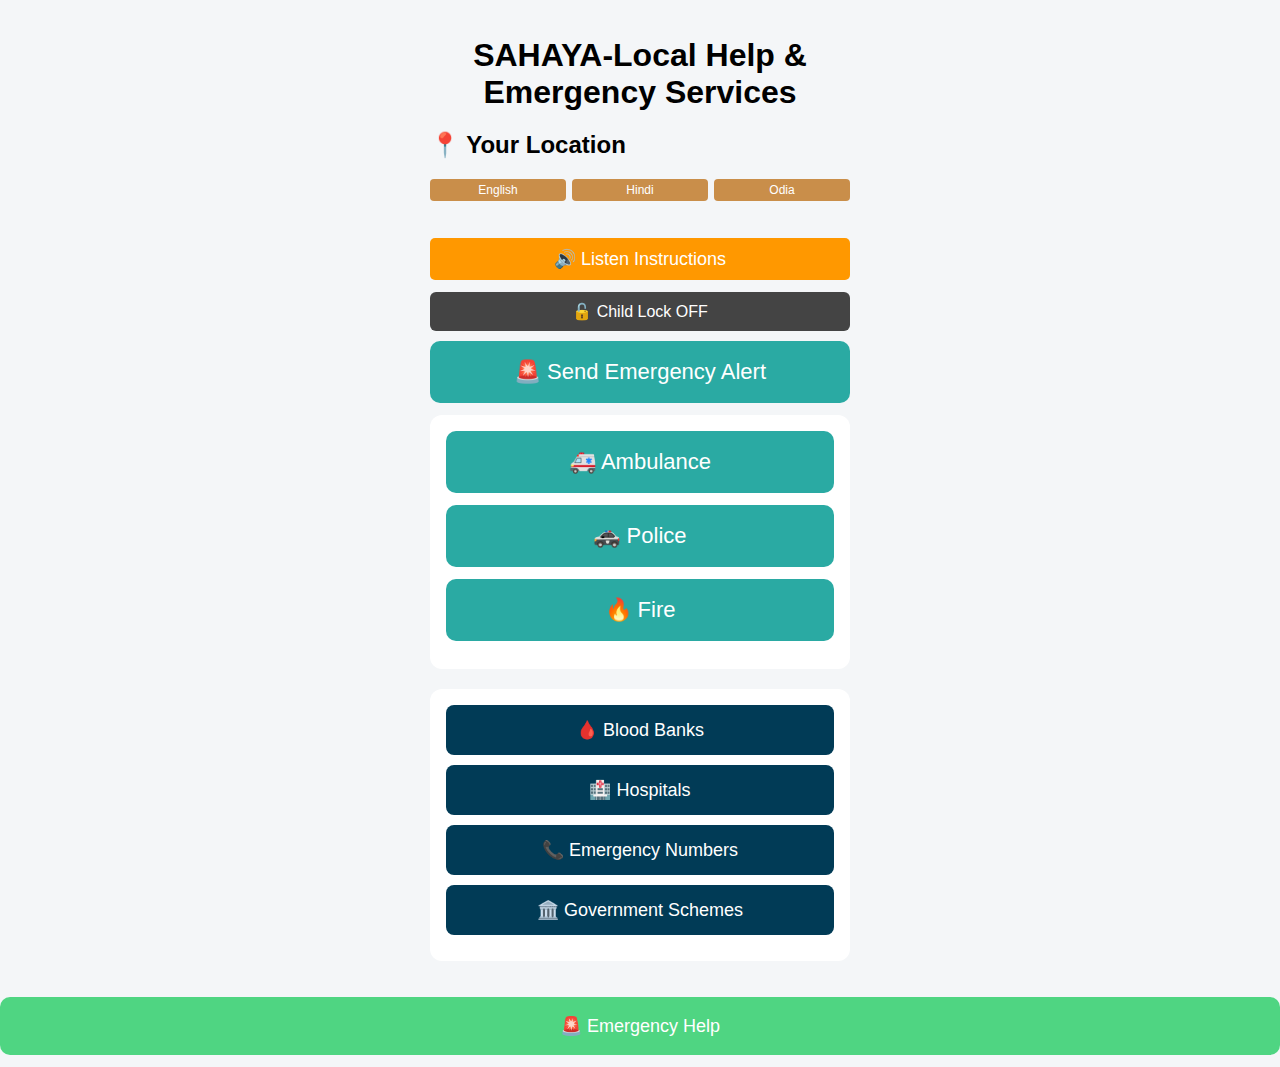
<file: index.html>
<!DOCTYPE html>
<html>
<head>
  <link rel="manifest" href="manifest.json">
  <title>Sahaya</title>
  <meta name="viewport" content="width=device-width, initial-scale=1.0">
  <link rel="stylesheet" href="style.css">
</head>
<body>

<div class="app">

  <h1>SAHAYA-Local Help & Emergency Services</h1>
  <h2>📍 Your Location</h2>
<div id="userMap" style="margin-bottom:15px;"></div>
  <!-- Language Selection -->
<div class="language-buttons" style="margin-bottom:15px;">
  <button onclick="setLanguage('en')">English</button>
  <button onclick="setLanguage('hi')">Hindi</button>
  <button onclick="setLanguage('or')">Odia</button>
</div>
  <!-- Voice assistant button -->
<button id="voiceBtn" style="background:#ff9800;color:white;font-size:18px;padding:10px;border-radius:5px;margin-top:10px;">
  🔊 Listen Instructions
</button>
<button id="childLockBtn" class="lock-btn">
  🔓 Child Lock OFF
</button>
  <button onclick="sendEmergencySMS()">🚨 Send Emergency Alert</button>

  <div class="card emergency">
    <button onclick="callNumber('108')">🚑 Ambulance</button>
    <button onclick="callNumber('100')">🚓 Police</button>
    <button onclick="callNumber('101')">🔥 Fire</button>
  </div>

  <div class="card links">
    <a href="blood.html">🩸 Blood Banks</a>
    <a href="hospital.html">🏥 Hospitals</a>
    <a href="emergency.html">📞 Emergency Numbers</a>
    <a href="schemes.html">🏛️ Government Schemes</a>
  </div>

</div>

<script src="script.js"></script>
<script>
if ("serviceWorker" in navigator) {
  navigator.serviceWorker.register("sw.js")
    .then(() => console.log("Service Worker Registered"))
    .catch(err => console.log("Service Worker Failed:", err));
}
</script>
</body>
</html>
<a href="emergency.html">
  <button style="background:#4fd582; color:white; font-size:18px;">
    🚨 Emergency Help
  </button>
</a>
</file>
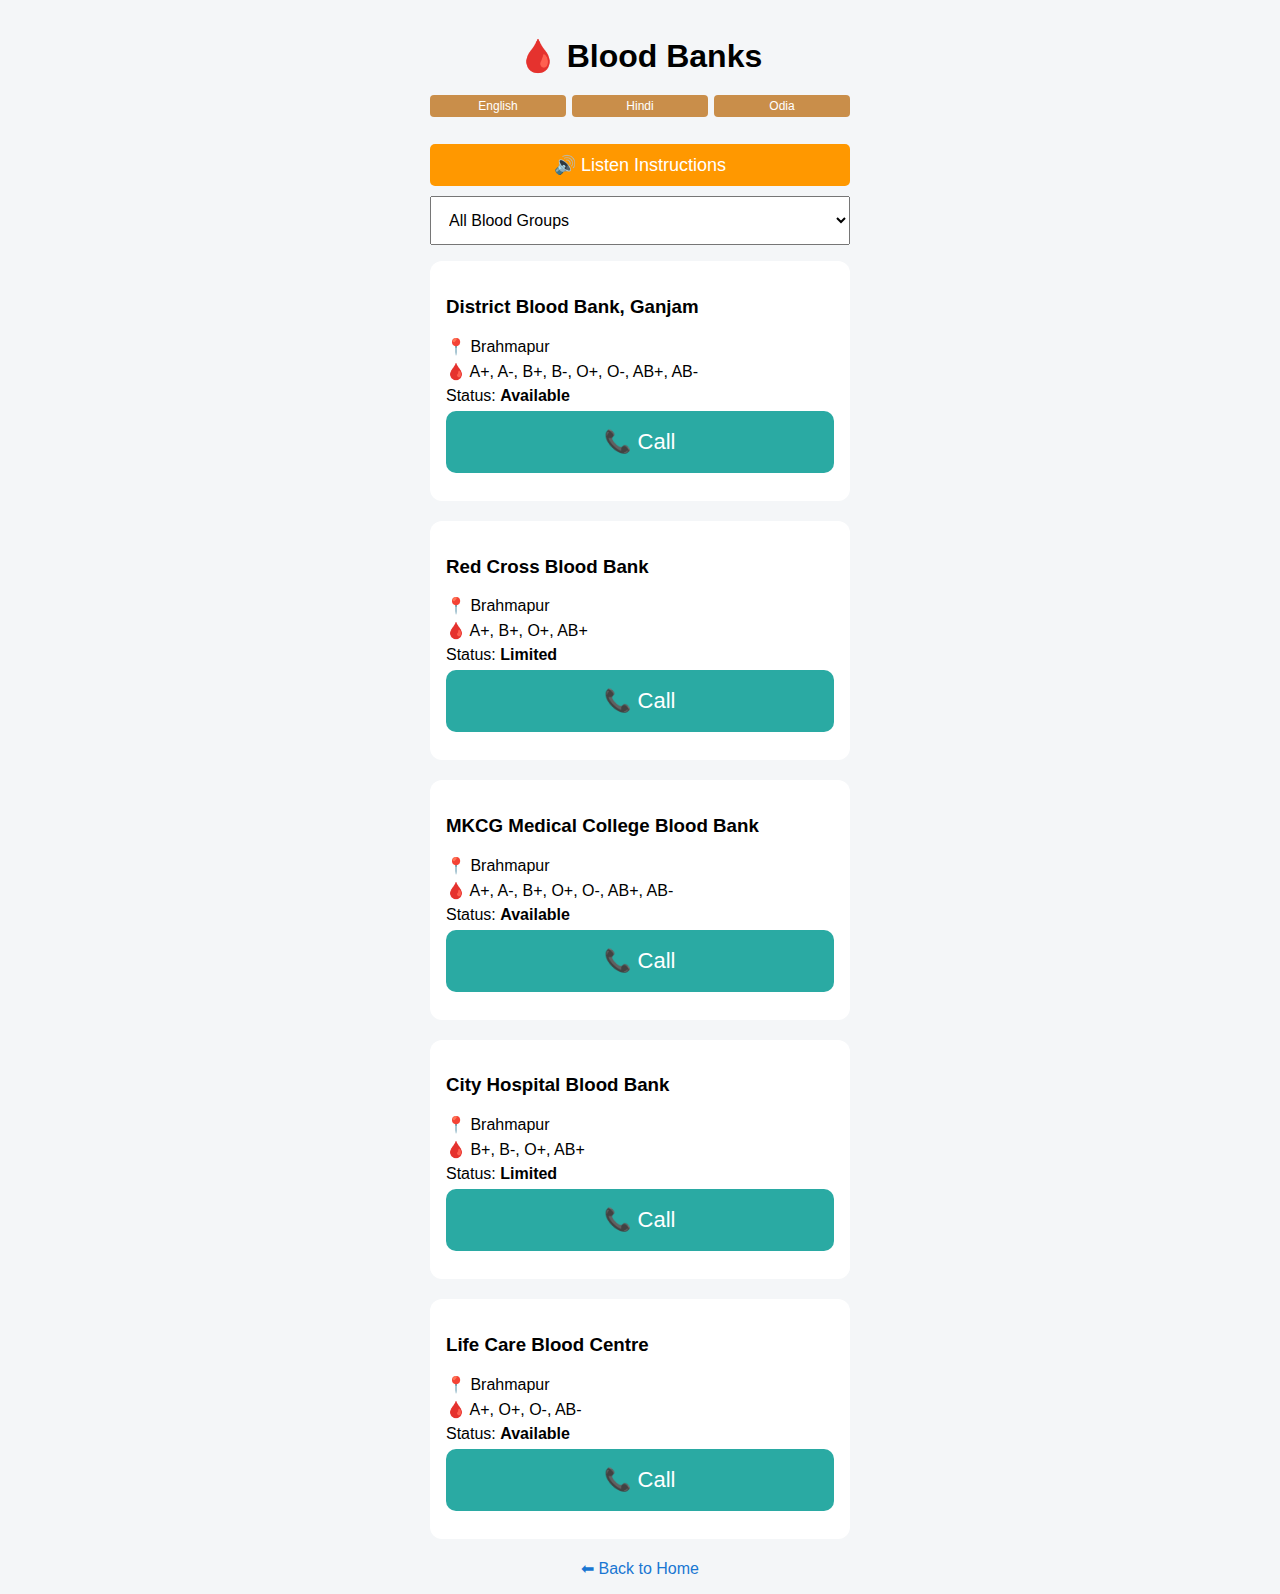
<file: blood.html>
<!DOCTYPE html>
<html>
<head>
    <link rel="manifest" href="manifest.json">
  <title>Blood Banks</title>
  <meta name="viewport" content="width=device-width, initial-scale=1.0">
  <link rel="stylesheet" href="style.css">
</head>
<body>

<div class="app">
  <h1>🩸 Blood Banks</h1>
  <!-- Language Selection -->
<div class="language-buttons" style="margin-bottom:15px;">
  <button onclick="setLanguage('en')">English</button>
  <button onclick="setLanguage('hi')">Hindi</button>
  <button onclick="setLanguage('or')">Odia</button>
</div>
  <button id="voiceBtn" 
        style="background:#ff9800;color:white;font-size:18px;padding:10px;border-radius:5px;margin-bottom:10px;">
  🔊 Listen Instructions
</button>

  <select id="groupFilter" onchange="filterBlood()">
  <option value="all">All Blood Groups</option>
  <option value="A+">A+</option>
  <option value="A-">A-</option>
  <option value="B+">B+</option>
  <option value="B-">B-</option>
  <option value="O+">O+</option>
  <option value="O-">O-</option>
  <option value="AB+">AB+</option>
  <option value="AB-">AB-</option>
</select>

  <div id="bloodList"></div>

  <a class="back" href="index.html">⬅ Back to Home</a>
</div>

<script src="script.js"></script>
<script>
if ("serviceWorker" in navigator) {
  navigator.serviceWorker.register("sw.js")
    .then(() => console.log("Service Worker Registered"))
    .catch(err => console.log("Service Worker Failed:", err));
}
</script>
</body>
</html>
</file>
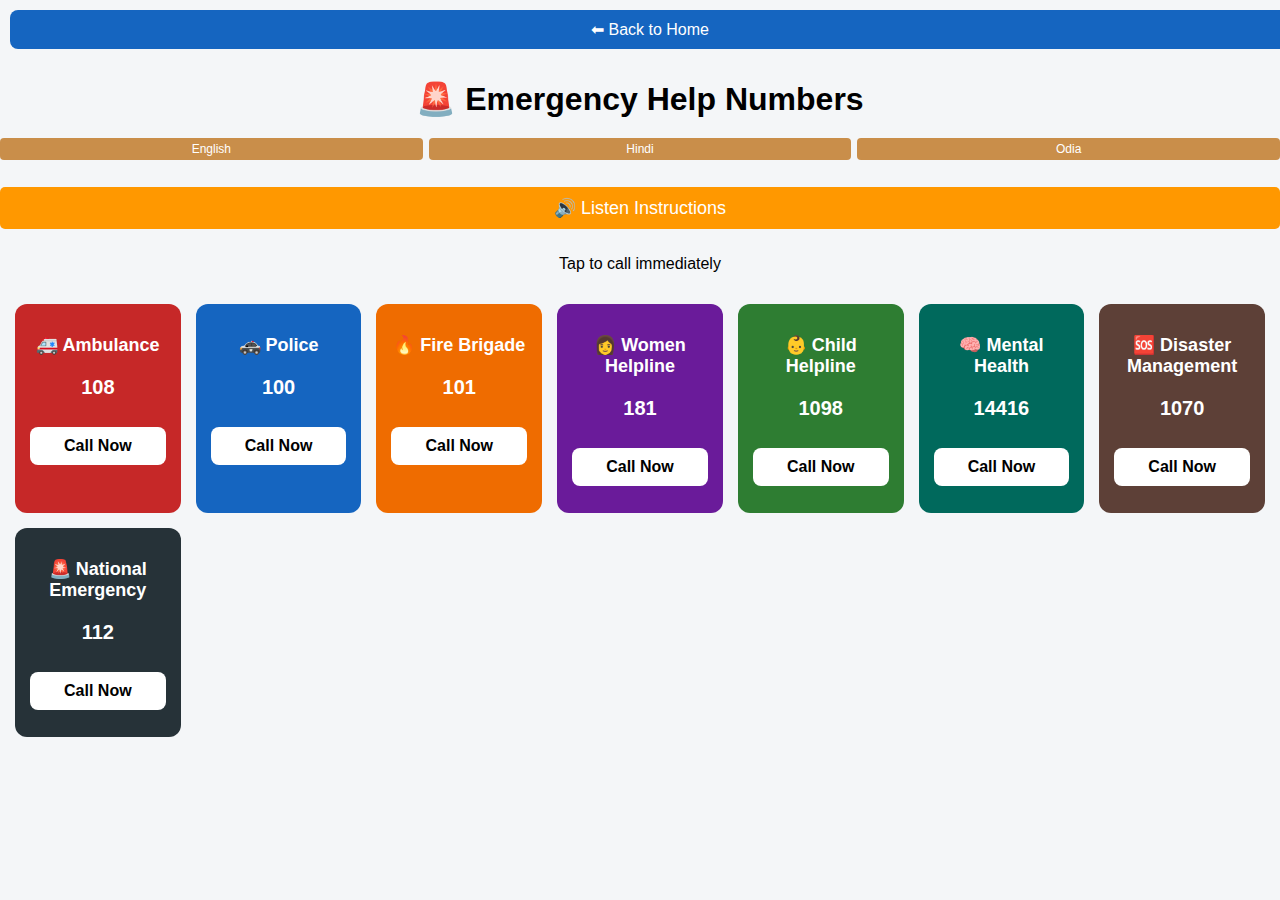
<file: emergency.html>
<!DOCTYPE html>
<html lang="en">
<head>
    <link rel="manifest" href="manifest.json">
  <meta charset="UTF-8">
  <meta name="viewport" content="width=device-width, initial-scale=1.0">
  <title>Emergency Help – Sahaya</title>
  <link rel="stylesheet" href="style.css">
</head>
<body>
    <a href="index.html" style="text-decoration:none;">
  <button style="
    margin:10px;
    padding:10px 15px;
    font-size:16px;
    background:#1565c0;
    color:white;
    border:none;
    border-radius:8px;">
    ⬅ Back to Home
  </button>
</a>

  <h1>🚨 Emergency Help Numbers</h1>
  <!-- Language Selection -->
<div class="language-buttons" style="margin-bottom:15px;">
  <button onclick="setLanguage('en')">English</button>
  <button onclick="setLanguage('hi')">Hindi</button>
  <button onclick="setLanguage('or')">Odia</button>
</div>
  <button id="voiceBtn" 
        style="background:#ff9800;color:white;font-size:18px;padding:10px;border-radius:5px;margin-bottom:10px;">
  🔊 Listen Instructions
</button>
  <p style="text-align:center;">Tap to call immediately</p>

  <div class="emergency-container">

    <div class="emergency-card red">
      <h2>🚑 Ambulance</h2>
      <p>108</p>
      <button onclick="callNumber('108')">Call Now</button>
    </div>

    <div class="emergency-card blue">
      <h2>🚓 Police</h2>
      <p>100</p>
      <button onclick="callNumber('100')">Call Now</button>
    </div>

    <div class="emergency-card orange">
      <h2>🔥 Fire Brigade</h2>
      <p>101</p>
      <button onclick="callNumber('101')">Call Now</button>
    </div>

    <div class="emergency-card purple">
      <h2>👩 Women Helpline</h2>
      <p>181</p>
      <button onclick="callNumber('181')">Call Now</button>
    </div>

    <div class="emergency-card green">
      <h2>👶 Child Helpline</h2>
      <p>1098</p>
      <button onclick="callNumber('1098')">Call Now</button>
    </div>

    <div class="emergency-card teal">
      <h2>🧠 Mental Health</h2>
      <p>14416</p>
      <button onclick="callNumber('14416')">Call Now</button>
    </div>

    <div class="emergency-card brown">
      <h2>🆘 Disaster Management</h2>
      <p>1070</p>
      <button onclick="callNumber('1070')">Call Now</button>
    </div>

    <div class="emergency-card dark">
      <h2>🚨 National Emergency</h2>
      <p>112</p>
      <button onclick="callNumber('112')">Call Now</button>
    </div>

  </div>

  <script src="script.js"></script>
  <script>
if ("serviceWorker" in navigator) {
  navigator.serviceWorker.register("sw.js")
    .then(() => console.log("Service Worker Registered"))
    .catch(err => console.log("Service Worker Failed:", err));
}
</script>
</body>
</html>
</file>
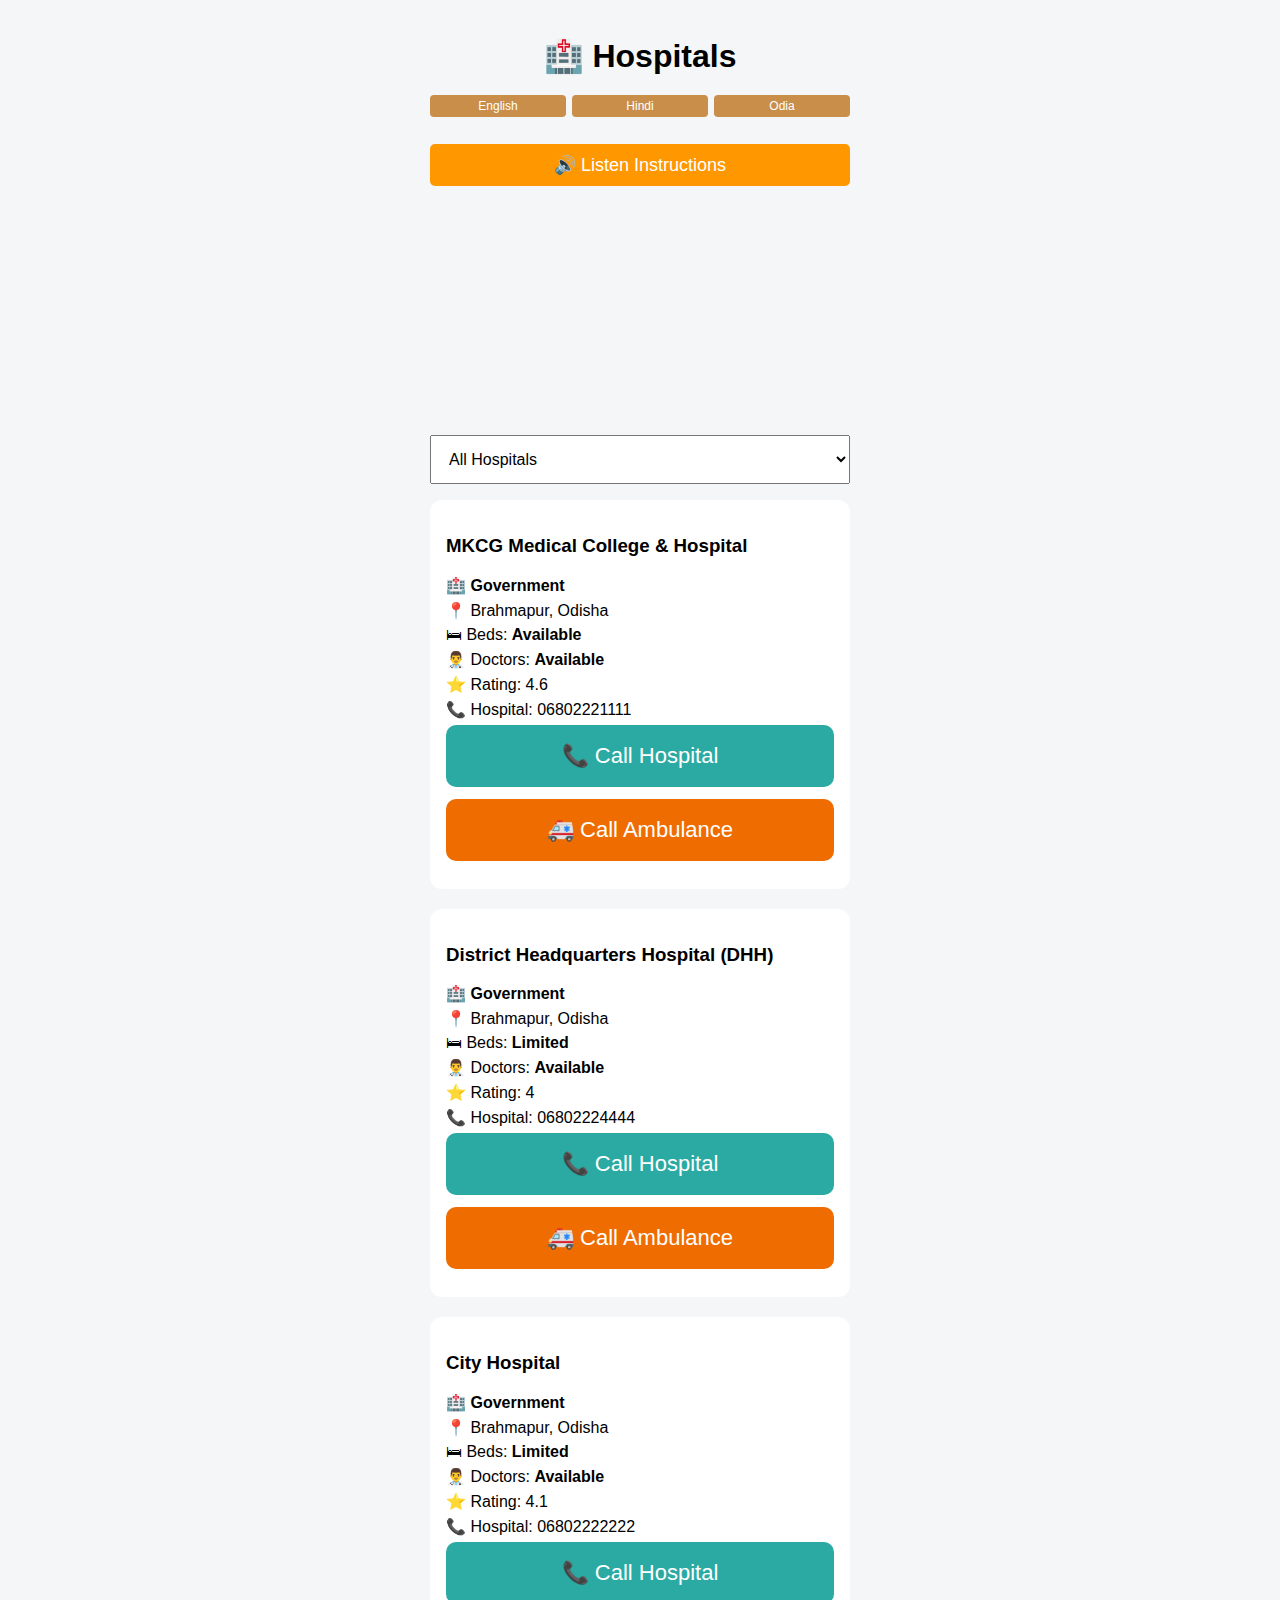
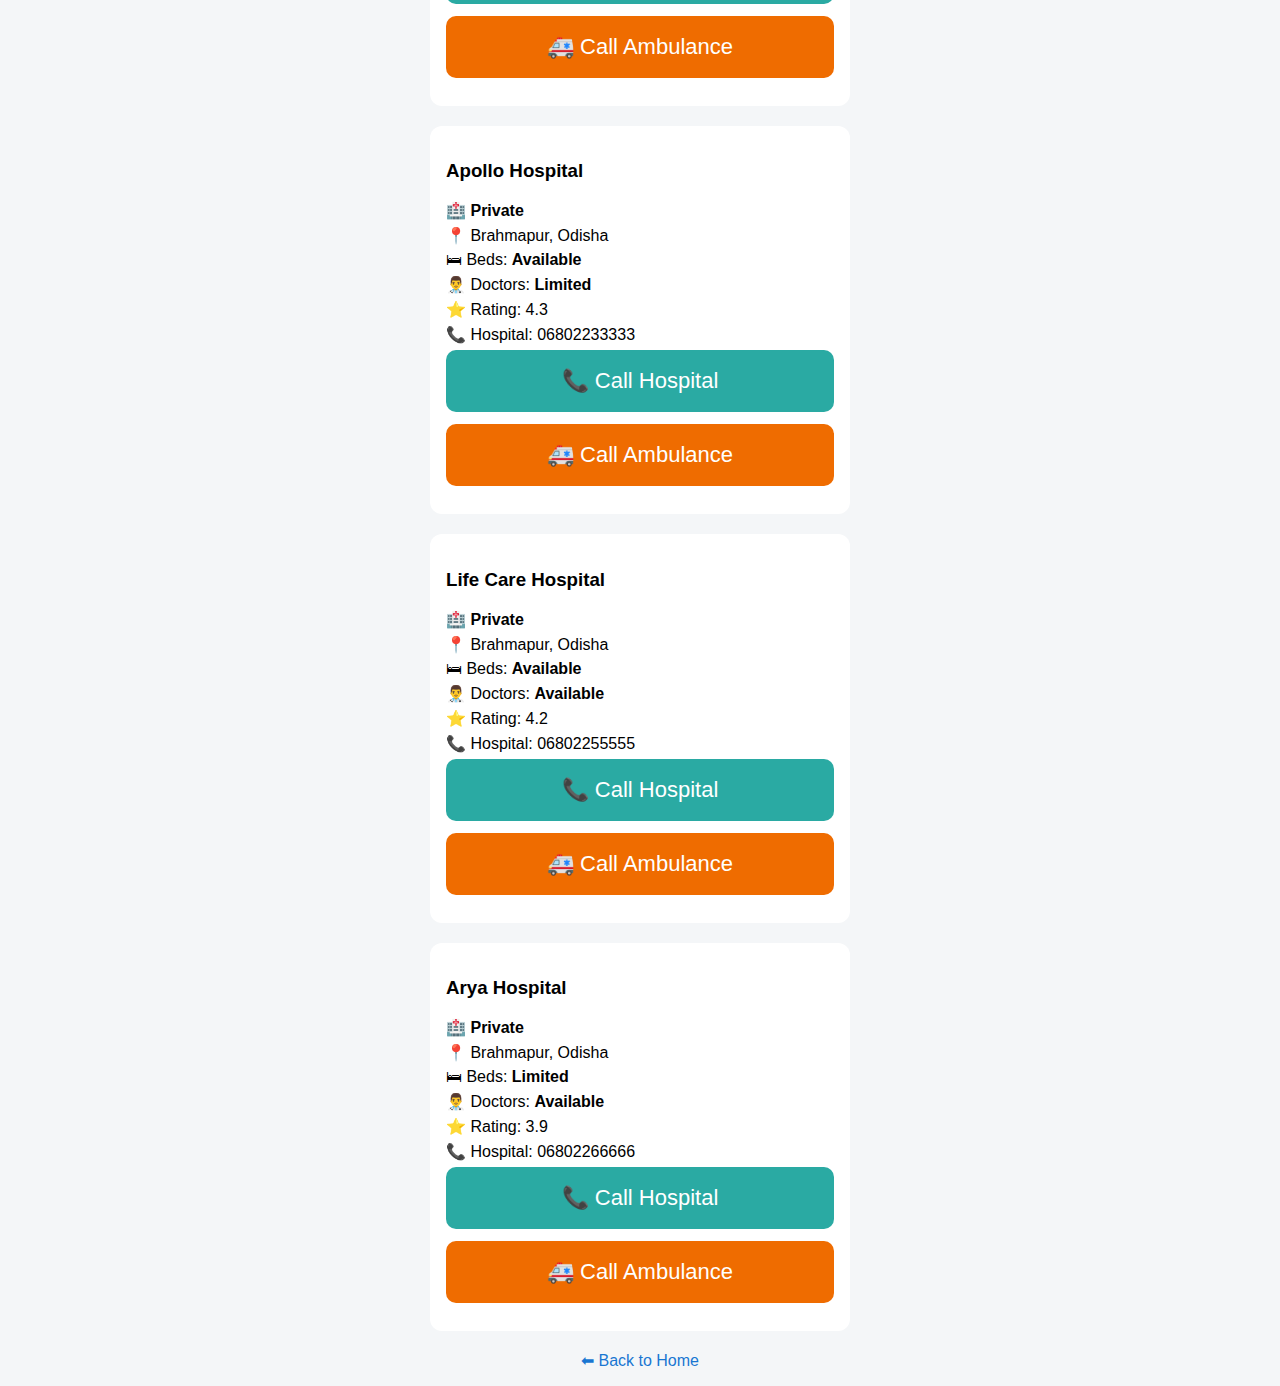
<file: hospital.html>
<!DOCTYPE html>
<html>
<head>
    <link rel="manifest" href="manifest.json">
  <title>Hospitals</title>
  <meta name="viewport" content="width=device-width, initial-scale=1.0">
  <link rel="stylesheet" href="style.css">
</head>
<body>

<div class="app">
  <h1>🏥 Hospitals</h1>
  <!-- Language Selection -->
<div class="language-buttons" style="margin-bottom:15px;">
  <button onclick="setLanguage('en')">English</button>
  <button onclick="setLanguage('hi')">Hindi</button>
  <button onclick="setLanguage('or')">Odia</button>
</div>
  <button id="voiceBtn" 
        style="background:#ff9800;color:white;font-size:18px;padding:10px;border-radius:5px;margin-bottom:10px;">
  🔊 Listen Instructions
</button>
  <iframe 
  src="https://www.google.com/maps?q=Brahmapur%20Hospitals&output=embed"
  width="100%" 
  height="220" 
  style="border:0; margin-bottom:15px;"
  allowfullscreen="" 
  loading="lazy">
</iframe>

  <select id="typeFilter" onchange="filterHospitals()">
    <option value="all">All Hospitals</option>
    <option value="Government">Government</option>
    <option value="Private">Private</option>
  </select>

  <div id="hospitalList"></div>

  <a class="back" href="index.html">⬅ Back to Home</a>
</div>

<script src="script.js"></script>
<script>
if ("serviceWorker" in navigator) {
  navigator.serviceWorker.register("sw.js")
    .then(() => console.log("Service Worker Registered"))
    .catch(err => console.log("Service Worker Failed:", err));
}
</script>
</body>
</html>
</file>
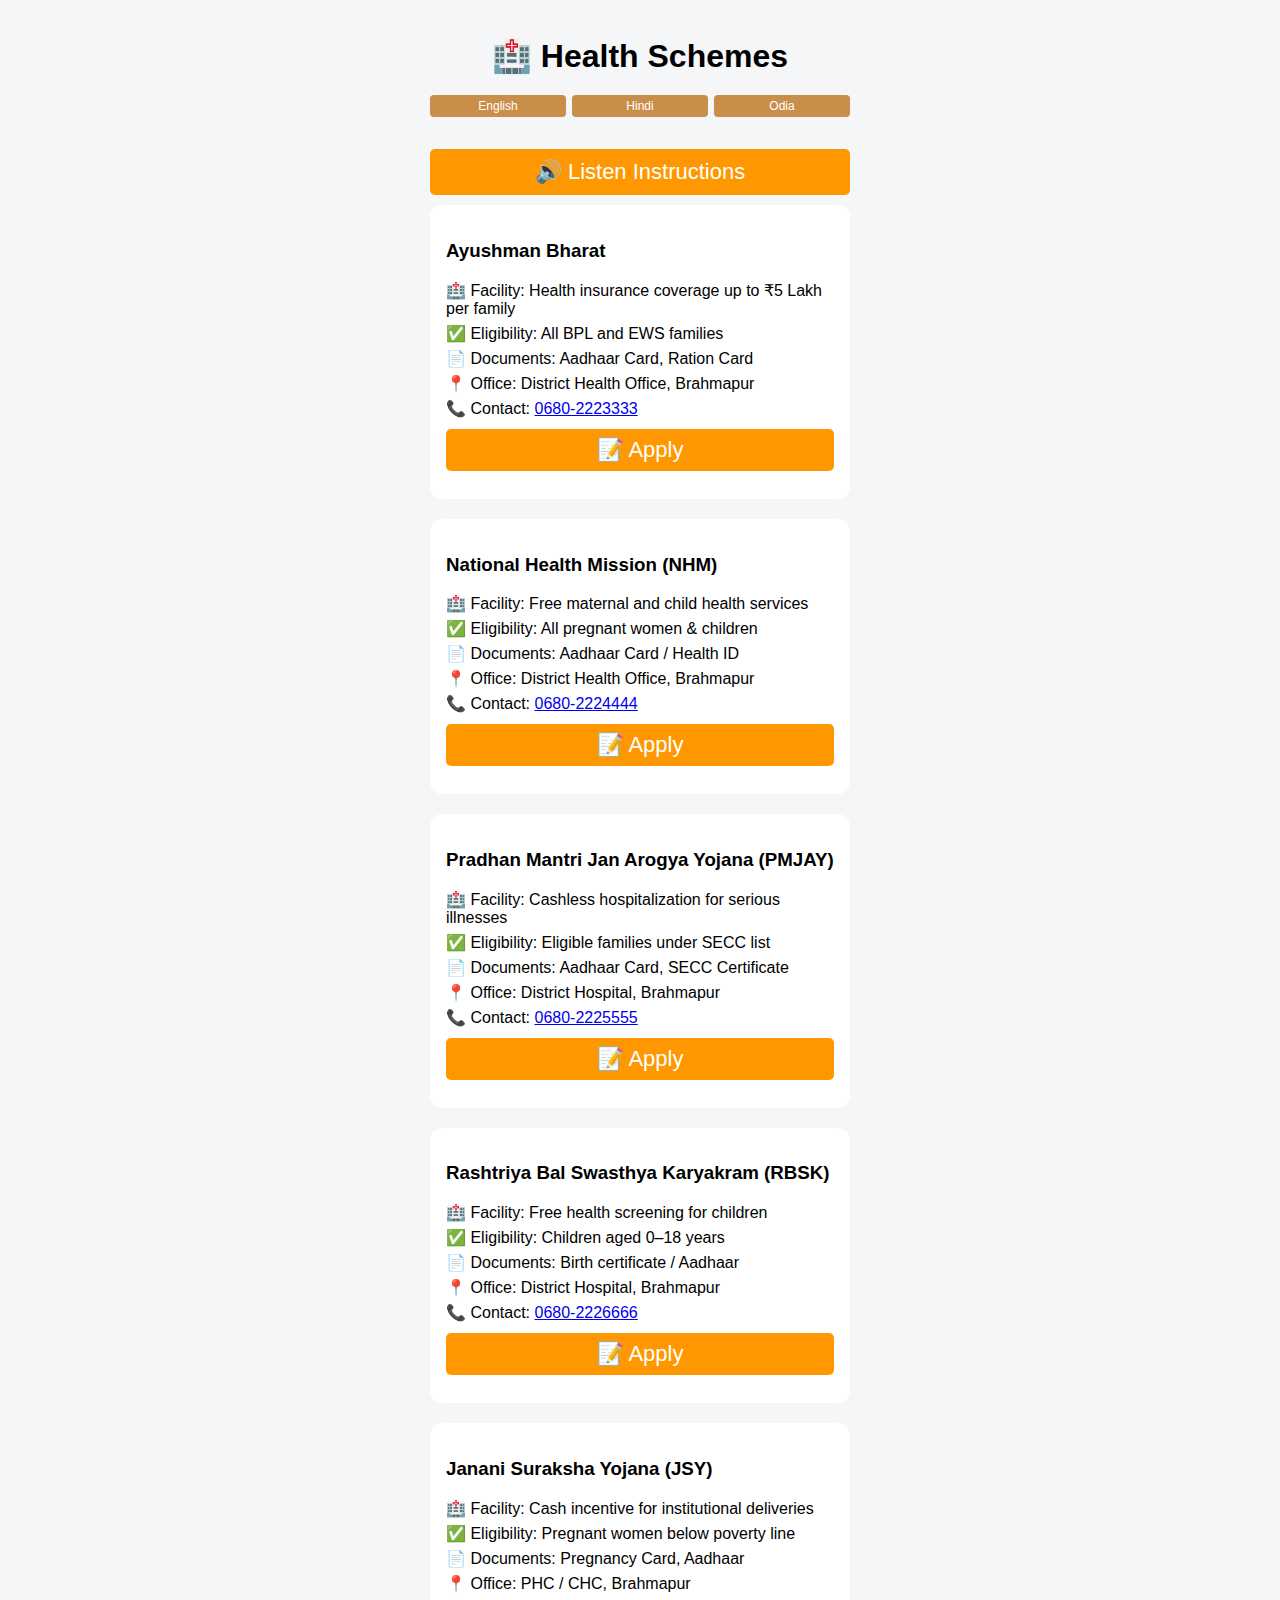
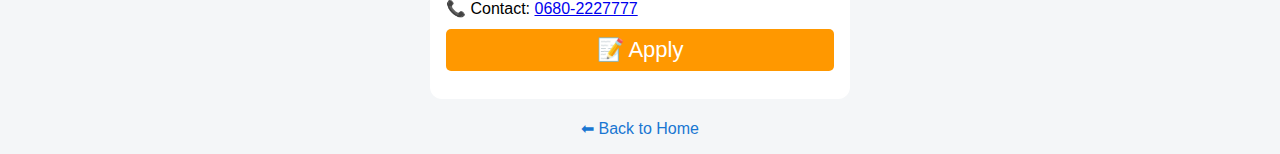
<file: schemes.html>
<!DOCTYPE html>
<html lang="en">
<head>
  <meta charset="UTF-8">
  <title>Health Schemes</title>
  <meta name="viewport" content="width=device-width, initial-scale=1.0">
  <link rel="stylesheet" href="style.css">
</head>
<body data-page="health-schemes">

<div class="app">
  <h1>🏥 Health Schemes</h1>

  <!-- Language Buttons -->
  <div class="language-buttons">
    <button onclick="setLanguage('en')">English</button>
    <button onclick="setLanguage('hi')">Hindi</button>
    <button onclick="setLanguage('or')">Odia</button>
  </div>

  <!-- Voice Instructions -->
  <button id="voiceBtn" style="background:#ff9800;color:white;padding:10px;border-radius:5px;margin:10px 0;">
    🔊 Listen Instructions
  </button>

  <div id="schemeList"></div>

  <a class="back" href="index.html">⬅ Back to Home</a>
</div>

<script src="script.js"></script>
<script>
  document.addEventListener("DOMContentLoaded", function() {
    showSchemes(healthSchemes);
  });
</script>
</body>
</html>
</file>
<file: style.css>
body {
  font-family: Arial, sans-serif;
  background: #f4f6f8;
  margin: 0;
}

.app {
  max-width: 420px;
  margin: auto;
  padding: 16px;
}

h1 {
  text-align: center;
  margin-bottom: 20px;
}

.card {
  background: white;
  padding: 16px;
  border-radius: 12px;
  margin-bottom: 20px;
}

button {
  width: 100%;
  font-size: 22px;
  padding: 18px;
  margin-bottom: 12px;
  border: none;
  border-radius: 10px;
  background: #2aaaa3;
  color: white;
}

.links a {
  display: block;
  padding: 14px;
  margin-bottom: 10px;
  text-decoration: none;
  background: #013b56;
  color: white;
  border-radius: 8px;
  font-size: 18px;
  text-align: center;
}
select {
  width: 100%;
  padding: 14px;
  font-size: 16px;
  margin-bottom: 16px;
}

.back {
  display: block;
  text-align: center;
  margin-top: 20px;
  text-decoration: none;
  color: #1976d2;
  font-size: 16px;
}
.card p {
  margin: 6px 0;
}
.emergency-container {
  display: grid;
  grid-template-columns: repeat(auto-fit, minmax(160px, 1fr));
  gap: 15px;
  padding: 15px;
}

.emergency-card {
  padding: 15px;
  border-radius: 12px;
  color: white;
  text-align: center;
}

.emergency-card h2 {
  font-size: 18px;
  margin-bottom: 5px;
}

.emergency-card p {
  font-size: 20px;
  font-weight: bold;
}

.emergency-card button {
  margin-top: 8px;
  padding: 10px;
  width: 100%;
  border: none;
  border-radius: 8px;
  font-size: 16px;
  background: white;
  color: #000;   /* 👈 FIX */
  font-weight: bold;
  cursor: pointer;
}

/* Colors */
.red { background:#c62828; }
.blue { background:#1565c0; }
.orange { background:#ef6c00; }
.purple { background:#6a1b9a; }
.green { background:#2e7d32; }
.teal { background:#00695c; }
.brown { background:#5d4037; }
.dark { background:#263238; }

.language-buttons {
  display: flex;
  gap: 6px;
  justify-content: center;
  margin-bottom: 10px;
}

.language-buttons button {
  padding: 4px 8px;
  font-size: 12px;
  border-radius: 4px;
  border: none;
  background: #c98e4a;
  cursor: pointer;
}

.language-buttons button:hover {
  background: #48b054;
}
.lock-btn {
  background: #444;
  color: white;
  padding: 10px;
  font-size: 16px;
  border-radius: 6px;
  margin-bottom: 10px;
  width: 100%;
}
</file>
